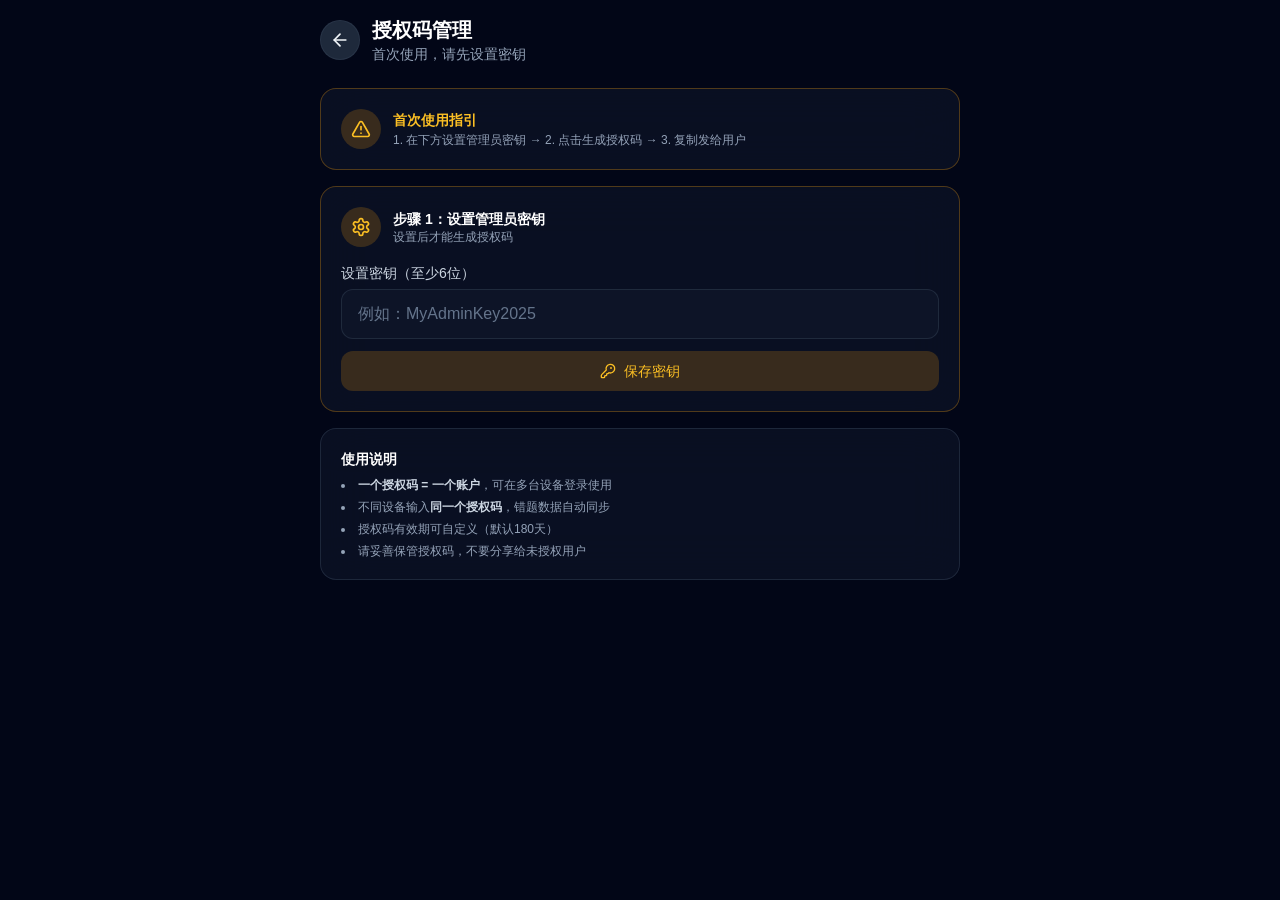
<file: index.html>
<!doctype html>
<html lang="zh-CN">
  <head>
    <meta charset="UTF-8" />
    <link rel="icon" type="image/png" href="./icon-192.png" />
    <meta name="viewport" content="width=device-width, initial-scale=1.0, maximum-scale=1.0, user-scalable=no" />
    <meta name="description" content="SmartMistake 智能错题本 - 基于 AI 的跨平台错题管理应用，拍照识别、智能分析、举一反三，帮你高效提分。" />
    <meta name="keywords" content="错题本,错题管理,学习工具,拍照搜题,AI讲解,艾宾浩斯,复习提醒" />
    <meta name="author" content="SmartMistake" />
    <meta name="theme-color" content="#0f172a" />
    <meta name="apple-mobile-web-app-capable" content="yes" />
    <meta name="apple-mobile-web-app-status-bar-style" content="black-translucent" />
    <meta name="apple-mobile-web-app-title" content="错题本" />
    
    <meta property="og:type" content="website" />
    <meta property="og:title" content="SmartMistake - 智能错题本" />
    <meta property="og:description" content="基于 AI 的跨平台错题管理应用，拍照识别、智能讲解、举一反三，帮你高效提分。" />
    <meta property="og:image" content="./icon-512.png" />
    <meta property="og:url" content="https://alexchu871210.github.io/smartmistake-app/" />
    
    <meta name="twitter:card" content="summary_large_image" />
    <meta name="twitter:title" content="SmartMistake - 智能错题本" />
    <meta name="twitter:description" content="基于 AI 的跨平台错题管理应用，拍照识别、智能讲解、举一反三。" />
    <meta name="twitter:image" content="./icon-512.png" />
    <link rel="manifest" href="./manifest.json" />
    <link rel="apple-touch-icon" href="./icon-192.png" />
    <title>SmartMistake - 智能错题本</title>
    <script type="module" crossorigin src="./assets/index-DWGnUDIn.js"></script>
    <link rel="modulepreload" crossorigin href="./assets/charts-C1EvV752.js">
    <link rel="modulepreload" crossorigin href="./assets/pdf-DlBFes3l.js">
    <link rel="modulepreload" crossorigin href="./assets/supabase-IXkdJ51F.js">
    <link rel="stylesheet" crossorigin href="./assets/index-_9lsJM16.css">
  </head>
  <body>
    <div id="root"></div>
    
    <div id="loading-fallback" style="position:fixed;top:0;left:0;right:0;bottom:0;background:#0f172a;color:#fff;display:flex;align-items:center;justify-content:center;flex-direction:column;gap:16px;font-family:system-ui,sans-serif;z-index:9999;transition:opacity 0.5s;">
      <div style="width:40px;height:40px;border:3px solid #1e293b;border-top-color:#3b82f6;border-radius:50%;animation:spin 1s linear infinite;"></div>
      <p style="margin:0;color:#94a3b8;font-size:14px;">正在加载 SmartMistake...</p>
      <p id="loading-status" style="margin:0;color:#64748b;font-size:12px;max-width:280px;text-align:center;"></p>
      <button id="reload-btn" onclick="location.reload(true)" style="display:none;margin-top:8px;padding:8px 16px;border:1px solid #334155;border-radius:8px;background:#1e293b;color:#fff;font-size:13px;cursor:pointer;">刷新页面</button>
    </div>
    <style>@keyframes spin{to{transform:rotate(360deg);}}</style>
    
    <script>
      (function() {
        const APP_VERSION = 'v0.2.3';
        const savedVersion = localStorage.getItem('sw-version');
        let hasError = false;
        let errorCount = 0;
        const loadingStatus = document.getElementById('loading-status');
        const reloadBtn = document.getElementById('reload-btn');
        
        function setStatus(msg) {
          if (loadingStatus) loadingStatus.textContent = msg;
          console.log('[SmartMistake]', msg);
        }
        
        if (savedVersion && savedVersion !== APP_VERSION) {
          setStatus('检测到新版本，正在更新...');
          localStorage.setItem('sw-version', APP_VERSION);
          if ('serviceWorker' in navigator) {
            navigator.serviceWorker.getRegistrations().then(function(regs) {
              regs.forEach(function(reg) { reg.unregister(); });
            });
          }
          if ('caches' in window) {
            caches.keys().then(function(names) {
              return Promise.all(names.map(function(n) { return caches.delete(n); }));
            }).then(function() {
              window.location.reload(true);
            }).catch(function() {
              window.location.reload(true);
            });
          } else {
            window.location.reload(true);
          }
          return;
        }
        
        if (!savedVersion) {
          localStorage.setItem('sw-version', APP_VERSION);
        }
        
        window.addEventListener('error', function(e) {
          if (e.target && (e.target.tagName === 'SCRIPT' || e.target.tagName === 'LINK')) {
            errorCount++;
            hasError = true;
            setStatus('资源加载失败 (' + errorCount + '): ' + (e.target.src || e.target.href || 'unknown'));
            if (reloadBtn) reloadBtn.style.display = 'block';
            if (errorCount === 1) {
              setTimeout(function() {
                localStorage.removeItem('sw-version');
                if ('caches' in window) {
                  caches.keys().then(function(names) {
                    return Promise.all(names.map(function(n) { return caches.delete(n); }));
                  }).then(function() {
                    window.location.reload(true);
                  }).catch(function() {
                    window.location.reload(true);
                  });
                } else {
                  window.location.reload(true);
                }
              }, 1000);
            }
          }
        }, true);
        
        window.addEventListener('error', function(e) {
          if (!e.target || (e.target.tagName !== 'SCRIPT' && e.target.tagName !== 'LINK')) {
            console.error('JS错误:', e.message, e.filename, e.lineno);
            setStatus('脚本错误: ' + e.message);
            if (reloadBtn) reloadBtn.style.display = 'block';
          }
        });
        
        setTimeout(function() {
          var root = document.getElementById('root');
          if (root && root.children.length === 0 && !hasError) {
            setStatus('加载超时，请检查网络连接或点击刷新');
            if (reloadBtn) reloadBtn.style.display = 'block';
          }
        }, 10000);
        
        function hideLoading() {
          var fallback = document.getElementById('loading-fallback');
          if (fallback) {
            fallback.style.opacity = '0';
            setTimeout(function() { fallback.style.display = 'none'; }, 500);
          }
        }
        
        var checkInterval = setInterval(function() {
          var root = document.getElementById('root');
          if (root && root.children.length > 0) {
            clearInterval(checkInterval);
            hideLoading();
          }
        }, 100);
        
        setTimeout(function() {
          clearInterval(checkInterval);
        }, 30000);
        
        if ('serviceWorker' in navigator) {
          navigator.serviceWorker.addEventListener('message', function(event) {
            if (event.data && event.data.type === 'APP_UPDATED') {
              var newVersion = event.data.version;
              if (newVersion && newVersion !== APP_VERSION) {
                localStorage.setItem('sw-version', newVersion);
                window.location.reload(true);
              }
            }
          });
        }
      })();
    </script>
  </body>
</html>
</file>
<file: assets/index-_9lsJM16.css>
*,:before,:after{--tw-border-spacing-x: 0;--tw-border-spacing-y: 0;--tw-translate-x: 0;--tw-translate-y: 0;--tw-rotate: 0;--tw-skew-x: 0;--tw-skew-y: 0;--tw-scale-x: 1;--tw-scale-y: 1;--tw-pan-x: ;--tw-pan-y: ;--tw-pinch-zoom: ;--tw-scroll-snap-strictness: proximity;--tw-gradient-from-position: ;--tw-gradient-via-position: ;--tw-gradient-to-position: ;--tw-ordinal: ;--tw-slashed-zero: ;--tw-numeric-figure: ;--tw-numeric-spacing: ;--tw-numeric-fraction: ;--tw-ring-inset: ;--tw-ring-offset-width: 0px;--tw-ring-offset-color: #fff;--tw-ring-color: rgb(59 130 246 / .5);--tw-ring-offset-shadow: 0 0 #0000;--tw-ring-shadow: 0 0 #0000;--tw-shadow: 0 0 #0000;--tw-shadow-colored: 0 0 #0000;--tw-blur: ;--tw-brightness: ;--tw-contrast: ;--tw-grayscale: ;--tw-hue-rotate: ;--tw-invert: ;--tw-saturate: ;--tw-sepia: ;--tw-drop-shadow: ;--tw-backdrop-blur: ;--tw-backdrop-brightness: ;--tw-backdrop-contrast: ;--tw-backdrop-grayscale: ;--tw-backdrop-hue-rotate: ;--tw-backdrop-invert: ;--tw-backdrop-opacity: ;--tw-backdrop-saturate: ;--tw-backdrop-sepia: ;--tw-contain-size: ;--tw-contain-layout: ;--tw-contain-paint: ;--tw-contain-style: }::backdrop{--tw-border-spacing-x: 0;--tw-border-spacing-y: 0;--tw-translate-x: 0;--tw-translate-y: 0;--tw-rotate: 0;--tw-skew-x: 0;--tw-skew-y: 0;--tw-scale-x: 1;--tw-scale-y: 1;--tw-pan-x: ;--tw-pan-y: ;--tw-pinch-zoom: ;--tw-scroll-snap-strictness: proximity;--tw-gradient-from-position: ;--tw-gradient-via-position: ;--tw-gradient-to-position: ;--tw-ordinal: ;--tw-slashed-zero: ;--tw-numeric-figure: ;--tw-numeric-spacing: ;--tw-numeric-fraction: ;--tw-ring-inset: ;--tw-ring-offset-width: 0px;--tw-ring-offset-color: #fff;--tw-ring-color: rgb(59 130 246 / .5);--tw-ring-offset-shadow: 0 0 #0000;--tw-ring-shadow: 0 0 #0000;--tw-shadow: 0 0 #0000;--tw-shadow-colored: 0 0 #0000;--tw-blur: ;--tw-brightness: ;--tw-contrast: ;--tw-grayscale: ;--tw-hue-rotate: ;--tw-invert: ;--tw-saturate: ;--tw-sepia: ;--tw-drop-shadow: ;--tw-backdrop-blur: ;--tw-backdrop-brightness: ;--tw-backdrop-contrast: ;--tw-backdrop-grayscale: ;--tw-backdrop-hue-rotate: ;--tw-backdrop-invert: ;--tw-backdrop-opacity: ;--tw-backdrop-saturate: ;--tw-backdrop-sepia: ;--tw-contain-size: ;--tw-contain-layout: ;--tw-contain-paint: ;--tw-contain-style: }*,:before,:after{box-sizing:border-box;border-width:0;border-style:solid;border-color:#e5e7eb}:before,:after{--tw-content: ""}html,:host{line-height:1.5;-webkit-text-size-adjust:100%;-moz-tab-size:4;-o-tab-size:4;tab-size:4;font-family:ui-sans-serif,system-ui,sans-serif,"Apple Color Emoji","Segoe UI Emoji",Segoe UI Symbol,"Noto Color Emoji";font-feature-settings:normal;font-variation-settings:normal;-webkit-tap-highlight-color:transparent}body{margin:0;line-height:inherit}hr{height:0;color:inherit;border-top-width:1px}abbr:where([title]){-webkit-text-decoration:underline dotted;text-decoration:underline dotted}h1,h2,h3,h4,h5,h6{font-size:inherit;font-weight:inherit}a{color:inherit;text-decoration:inherit}b,strong{font-weight:bolder}code,kbd,samp,pre{font-family:ui-monospace,SFMono-Regular,Menlo,Monaco,Consolas,Liberation Mono,Courier New,monospace;font-feature-settings:normal;font-variation-settings:normal;font-size:1em}small{font-size:80%}sub,sup{font-size:75%;line-height:0;position:relative;vertical-align:baseline}sub{bottom:-.25em}sup{top:-.5em}table{text-indent:0;border-color:inherit;border-collapse:collapse}button,input,optgroup,select,textarea{font-family:inherit;font-feature-settings:inherit;font-variation-settings:inherit;font-size:100%;font-weight:inherit;line-height:inherit;letter-spacing:inherit;color:inherit;margin:0;padding:0}button,select{text-transform:none}button,input:where([type=button]),input:where([type=reset]),input:where([type=submit]){-webkit-appearance:button;background-color:transparent;background-image:none}:-moz-focusring{outline:auto}:-moz-ui-invalid{box-shadow:none}progress{vertical-align:baseline}::-webkit-inner-spin-button,::-webkit-outer-spin-button{height:auto}[type=search]{-webkit-appearance:textfield;outline-offset:-2px}::-webkit-search-decoration{-webkit-appearance:none}::-webkit-file-upload-button{-webkit-appearance:button;font:inherit}summary{display:list-item}blockquote,dl,dd,h1,h2,h3,h4,h5,h6,hr,figure,p,pre{margin:0}fieldset{margin:0;padding:0}legend{padding:0}ol,ul,menu{list-style:none;margin:0;padding:0}dialog{padding:0}textarea{resize:vertical}input::-moz-placeholder,textarea::-moz-placeholder{opacity:1;color:#9ca3af}input::placeholder,textarea::placeholder{opacity:1;color:#9ca3af}button,[role=button]{cursor:pointer}:disabled{cursor:default}img,svg,video,canvas,audio,iframe,embed,object{display:block;vertical-align:middle}img,video{max-width:100%;height:auto}[hidden]:where(:not([hidden=until-found])){display:none}body{--tw-bg-opacity: 1;background-color:rgb(2 6 23 / var(--tw-bg-opacity, 1));--tw-text-opacity: 1;color:rgb(241 245 249 / var(--tw-text-opacity, 1));font-family:-apple-system,BlinkMacSystemFont,Segoe UI,Roboto,Helvetica Neue,Arial,sans-serif;-webkit-font-smoothing:antialiased;-moz-osx-font-smoothing:grayscale;overflow-x:hidden}#root{min-height:100vh}.\!container{width:100%!important}.container{width:100%}@media(min-width:640px){.\!container{max-width:640px!important}.container{max-width:640px}}@media(min-width:768px){.\!container{max-width:768px!important}.container{max-width:768px}}@media(min-width:1024px){.\!container{max-width:1024px!important}.container{max-width:1024px}}@media(min-width:1280px){.\!container{max-width:1280px!important}.container{max-width:1280px}}@media(min-width:1536px){.\!container{max-width:1536px!important}.container{max-width:1536px}}.glass-card{border-radius:1rem;border-width:1px;border-color:#33415580;background-color:#0f172a99;--tw-backdrop-blur: blur(24px);-webkit-backdrop-filter:var(--tw-backdrop-blur) var(--tw-backdrop-brightness) var(--tw-backdrop-contrast) var(--tw-backdrop-grayscale) var(--tw-backdrop-hue-rotate) var(--tw-backdrop-invert) var(--tw-backdrop-opacity) var(--tw-backdrop-saturate) var(--tw-backdrop-sepia);backdrop-filter:var(--tw-backdrop-blur) var(--tw-backdrop-brightness) var(--tw-backdrop-contrast) var(--tw-backdrop-grayscale) var(--tw-backdrop-hue-rotate) var(--tw-backdrop-invert) var(--tw-backdrop-opacity) var(--tw-backdrop-saturate) var(--tw-backdrop-sepia)}.glass-card-hover{border-radius:1rem;border-width:1px;border-color:#33415580;background-color:#0f172a99;--tw-backdrop-blur: blur(24px);-webkit-backdrop-filter:var(--tw-backdrop-blur) var(--tw-backdrop-brightness) var(--tw-backdrop-contrast) var(--tw-backdrop-grayscale) var(--tw-backdrop-hue-rotate) var(--tw-backdrop-invert) var(--tw-backdrop-opacity) var(--tw-backdrop-saturate) var(--tw-backdrop-sepia);backdrop-filter:var(--tw-backdrop-blur) var(--tw-backdrop-brightness) var(--tw-backdrop-contrast) var(--tw-backdrop-grayscale) var(--tw-backdrop-hue-rotate) var(--tw-backdrop-invert) var(--tw-backdrop-opacity) var(--tw-backdrop-saturate) var(--tw-backdrop-sepia);transition-property:all;transition-timing-function:cubic-bezier(.4,0,.2,1);transition-duration:.3s}.glass-card-hover:hover{border-color:#47556980;background-color:#1e293bb3;--tw-shadow: 0 10px 15px -3px rgb(0 0 0 / .1), 0 4px 6px -4px rgb(0 0 0 / .1);--tw-shadow-colored: 0 10px 15px -3px var(--tw-shadow-color), 0 4px 6px -4px var(--tw-shadow-color);box-shadow:var(--tw-ring-offset-shadow, 0 0 #0000),var(--tw-ring-shadow, 0 0 #0000),var(--tw-shadow);--tw-shadow-color: rgb(15 23 42 / .2);--tw-shadow: var(--tw-shadow-colored)}.btn-primary{display:flex;align-items:center;justify-content:center;gap:.5rem;border-radius:.75rem;--tw-bg-opacity: 1;background-color:rgb(37 99 235 / var(--tw-bg-opacity, 1));padding:.625rem 1rem;font-weight:500;--tw-text-opacity: 1;color:rgb(255 255 255 / var(--tw-text-opacity, 1));transition-property:all;transition-timing-function:cubic-bezier(.4,0,.2,1);transition-duration:.2s}.btn-primary:hover{--tw-bg-opacity: 1;background-color:rgb(59 130 246 / var(--tw-bg-opacity, 1))}.btn-primary:active{--tw-bg-opacity: 1;background-color:rgb(29 78 216 / var(--tw-bg-opacity, 1))}.btn-secondary{display:flex;align-items:center;justify-content:center;gap:.5rem;border-radius:.75rem;border-width:1px;border-color:#33415580;--tw-bg-opacity: 1;background-color:rgb(30 41 59 / var(--tw-bg-opacity, 1));padding:.625rem 1rem;font-weight:500;--tw-text-opacity: 1;color:rgb(241 245 249 / var(--tw-text-opacity, 1));transition-property:all;transition-timing-function:cubic-bezier(.4,0,.2,1);transition-duration:.2s}.btn-secondary:hover{--tw-bg-opacity: 1;background-color:rgb(51 65 85 / var(--tw-bg-opacity, 1))}.btn-secondary:active{--tw-bg-opacity: 1;background-color:rgb(15 23 42 / var(--tw-bg-opacity, 1))}.input-field{width:100%;border-radius:.75rem;border-width:1px;border-color:#33415580;background-color:#0f172acc;padding:.75rem 1rem;--tw-text-opacity: 1;color:rgb(241 245 249 / var(--tw-text-opacity, 1))}.input-field::-moz-placeholder{--tw-placeholder-opacity: 1;color:rgb(100 116 139 / var(--tw-placeholder-opacity, 1))}.input-field::placeholder{--tw-placeholder-opacity: 1;color:rgb(100 116 139 / var(--tw-placeholder-opacity, 1))}.input-field{transition-property:all;transition-timing-function:cubic-bezier(.4,0,.2,1);transition-duration:.15s}.input-field:focus{border-color:#3b82f680;outline:2px solid transparent;outline-offset:2px;--tw-ring-offset-shadow: var(--tw-ring-inset) 0 0 0 var(--tw-ring-offset-width) var(--tw-ring-offset-color);--tw-ring-shadow: var(--tw-ring-inset) 0 0 0 calc(2px + var(--tw-ring-offset-width)) var(--tw-ring-color);box-shadow:var(--tw-ring-offset-shadow),var(--tw-ring-shadow),var(--tw-shadow, 0 0 #0000);--tw-ring-color: rgb(59 130 246 / .5)}.tag{border-radius:.5rem;padding:.25rem .625rem;font-size:.75rem;line-height:1rem;font-weight:500}.page-container{margin-left:auto;margin-right:auto;max-width:42rem;padding:1rem 1rem 6rem}.section-title{margin-bottom:.75rem;font-size:1.125rem;line-height:1.75rem;font-weight:600;--tw-text-opacity: 1;color:rgb(241 245 249 / var(--tw-text-opacity, 1))}.empty-state{display:flex;flex-direction:column;align-items:center;justify-content:center;padding-top:4rem;padding-bottom:4rem;--tw-text-opacity: 1;color:rgb(100 116 139 / var(--tw-text-opacity, 1))}.static{position:static}.fixed{position:fixed}.absolute{position:absolute}.relative{position:relative}.sticky{position:sticky}.inset-0{top:0;right:0;bottom:0;left:0}.-top-12{top:-3rem}.bottom-0{bottom:0}.bottom-1{bottom:.25rem}.bottom-2{bottom:.5rem}.bottom-24{bottom:6rem}.left-0{left:0}.left-3{left:.75rem}.right-0{right:0}.right-2{right:.5rem}.right-3{right:.75rem}.right-4{right:1rem}.top-0{top:0}.top-1\/2{top:50%}.top-2{top:.5rem}.top-full{top:100%}.z-10{z-index:10}.z-20{z-index:20}.z-30{z-index:30}.z-40{z-index:40}.z-50{z-index:50}.z-\[60\]{z-index:60}.z-\[70\]{z-index:70}.col-span-2{grid-column:span 2 / span 2}.mx-4{margin-left:1rem;margin-right:1rem}.mx-auto{margin-left:auto;margin-right:auto}.-ml-2{margin-left:-.5rem}.mb-1{margin-bottom:.25rem}.mb-1\.5{margin-bottom:.375rem}.mb-2{margin-bottom:.5rem}.mb-3{margin-bottom:.75rem}.mb-4{margin-bottom:1rem}.mb-5{margin-bottom:1.25rem}.mb-6{margin-bottom:1.5rem}.mb-8{margin-bottom:2rem}.ml-0\.5{margin-left:.125rem}.ml-2{margin-left:.5rem}.ml-auto{margin-left:auto}.mr-0\.5{margin-right:.125rem}.mr-1{margin-right:.25rem}.mt-0\.5{margin-top:.125rem}.mt-1{margin-top:.25rem}.mt-1\.5{margin-top:.375rem}.mt-2{margin-top:.5rem}.mt-3{margin-top:.75rem}.mt-4{margin-top:1rem}.mt-6{margin-top:1.5rem}.line-clamp-2{overflow:hidden;display:-webkit-box;-webkit-box-orient:vertical;-webkit-line-clamp:2}.block{display:block}.inline{display:inline}.flex{display:flex}.inline-flex{display:inline-flex}.grid{display:grid}.hidden{display:none}.aspect-square{aspect-ratio:1 / 1}.h-0\.5{height:.125rem}.h-1{height:.25rem}.h-1\.5{height:.375rem}.h-10{height:2.5rem}.h-12{height:3rem}.h-16{height:4rem}.h-2{height:.5rem}.h-2\.5{height:.625rem}.h-20{height:5rem}.h-24{height:6rem}.h-3{height:.75rem}.h-32{height:8rem}.h-4{height:1rem}.h-48{height:12rem}.h-5{height:1.25rem}.h-6{height:1.5rem}.h-64{height:16rem}.h-7{height:1.75rem}.h-8{height:2rem}.h-9{height:2.25rem}.h-full{height:100%}.max-h-40{max-height:10rem}.max-h-48{max-height:12rem}.max-h-64{max-height:16rem}.max-h-\[200px\]{max-height:200px}.max-h-\[80vh\]{max-height:80vh}.max-h-\[85vh\]{max-height:85vh}.max-h-\[90vh\]{max-height:90vh}.min-h-\[100px\]{min-height:100px}.min-h-\[120px\]{min-height:120px}.min-h-\[80px\]{min-height:80px}.min-h-screen{min-height:100vh}.w-10{width:2.5rem}.w-12{width:3rem}.w-16{width:4rem}.w-2{width:.5rem}.w-2\.5{width:.625rem}.w-20{width:5rem}.w-24{width:6rem}.w-3{width:.75rem}.w-4{width:1rem}.w-5{width:1.25rem}.w-6{width:1.5rem}.w-7{width:1.75rem}.w-8{width:2rem}.w-9{width:2.25rem}.w-full{width:100%}.min-w-0{min-width:0px}.min-w-\[100px\]{min-width:100px}.max-w-2xl{max-width:42rem}.max-w-3xl{max-width:48rem}.max-w-5xl{max-width:64rem}.max-w-full{max-width:100%}.max-w-lg{max-width:32rem}.max-w-md{max-width:28rem}.max-w-none{max-width:none}.max-w-sm{max-width:24rem}.max-w-xs{max-width:20rem}.flex-1{flex:1 1 0%}.flex-\[2\]{flex:2}.flex-shrink-0,.shrink-0{flex-shrink:0}.-translate-y-1\/2{--tw-translate-y: -50%;transform:translate(var(--tw-translate-x),var(--tw-translate-y)) rotate(var(--tw-rotate)) skew(var(--tw-skew-x)) skewY(var(--tw-skew-y)) scaleX(var(--tw-scale-x)) scaleY(var(--tw-scale-y))}.translate-y-0{--tw-translate-y: 0px;transform:translate(var(--tw-translate-x),var(--tw-translate-y)) rotate(var(--tw-rotate)) skew(var(--tw-skew-x)) skewY(var(--tw-skew-y)) scaleX(var(--tw-scale-x)) scaleY(var(--tw-scale-y))}.translate-y-2{--tw-translate-y: .5rem;transform:translate(var(--tw-translate-x),var(--tw-translate-y)) rotate(var(--tw-rotate)) skew(var(--tw-skew-x)) skewY(var(--tw-skew-y)) scaleX(var(--tw-scale-x)) scaleY(var(--tw-scale-y))}.rotate-90{--tw-rotate: 90deg;transform:translate(var(--tw-translate-x),var(--tw-translate-y)) rotate(var(--tw-rotate)) skew(var(--tw-skew-x)) skewY(var(--tw-skew-y)) scaleX(var(--tw-scale-x)) scaleY(var(--tw-scale-y))}.scale-100{--tw-scale-x: 1;--tw-scale-y: 1;transform:translate(var(--tw-translate-x),var(--tw-translate-y)) rotate(var(--tw-rotate)) skew(var(--tw-skew-x)) skewY(var(--tw-skew-y)) scaleX(var(--tw-scale-x)) scaleY(var(--tw-scale-y))}.scale-90{--tw-scale-x: .9;--tw-scale-y: .9;transform:translate(var(--tw-translate-x),var(--tw-translate-y)) rotate(var(--tw-rotate)) skew(var(--tw-skew-x)) skewY(var(--tw-skew-y)) scaleX(var(--tw-scale-x)) scaleY(var(--tw-scale-y))}@keyframes pulse{50%{opacity:.5}}.animate-pulse{animation:pulse 2s cubic-bezier(.4,0,.6,1) infinite}@keyframes spin{to{transform:rotate(360deg)}}.animate-spin{animation:spin 1s linear infinite}.cursor-not-allowed{cursor:not-allowed}.cursor-pointer{cursor:pointer}.touch-none{touch-action:none}.resize-none{resize:none}.list-inside{list-style-position:inside}.list-disc{list-style-type:disc}.appearance-none{-webkit-appearance:none;-moz-appearance:none;appearance:none}.grid-cols-2{grid-template-columns:repeat(2,minmax(0,1fr))}.grid-cols-3{grid-template-columns:repeat(3,minmax(0,1fr))}.grid-cols-7{grid-template-columns:repeat(7,minmax(0,1fr))}.flex-col{flex-direction:column}.flex-wrap{flex-wrap:wrap}.items-start{align-items:flex-start}.items-center{align-items:center}.justify-center{justify-content:center}.justify-between{justify-content:space-between}.justify-around{justify-content:space-around}.gap-0\.5{gap:.125rem}.gap-1{gap:.25rem}.gap-1\.5{gap:.375rem}.gap-2{gap:.5rem}.gap-3{gap:.75rem}.gap-4{gap:1rem}.space-y-1>:not([hidden])~:not([hidden]){--tw-space-y-reverse: 0;margin-top:calc(.25rem * calc(1 - var(--tw-space-y-reverse)));margin-bottom:calc(.25rem * var(--tw-space-y-reverse))}.space-y-1\.5>:not([hidden])~:not([hidden]){--tw-space-y-reverse: 0;margin-top:calc(.375rem * calc(1 - var(--tw-space-y-reverse)));margin-bottom:calc(.375rem * var(--tw-space-y-reverse))}.space-y-2>:not([hidden])~:not([hidden]){--tw-space-y-reverse: 0;margin-top:calc(.5rem * calc(1 - var(--tw-space-y-reverse)));margin-bottom:calc(.5rem * var(--tw-space-y-reverse))}.space-y-3>:not([hidden])~:not([hidden]){--tw-space-y-reverse: 0;margin-top:calc(.75rem * calc(1 - var(--tw-space-y-reverse)));margin-bottom:calc(.75rem * var(--tw-space-y-reverse))}.space-y-4>:not([hidden])~:not([hidden]){--tw-space-y-reverse: 0;margin-top:calc(1rem * calc(1 - var(--tw-space-y-reverse)));margin-bottom:calc(1rem * var(--tw-space-y-reverse))}.space-y-5>:not([hidden])~:not([hidden]){--tw-space-y-reverse: 0;margin-top:calc(1.25rem * calc(1 - var(--tw-space-y-reverse)));margin-bottom:calc(1.25rem * var(--tw-space-y-reverse))}.space-y-6>:not([hidden])~:not([hidden]){--tw-space-y-reverse: 0;margin-top:calc(1.5rem * calc(1 - var(--tw-space-y-reverse)));margin-bottom:calc(1.5rem * var(--tw-space-y-reverse))}.divide-y>:not([hidden])~:not([hidden]){--tw-divide-y-reverse: 0;border-top-width:calc(1px * calc(1 - var(--tw-divide-y-reverse)));border-bottom-width:calc(1px * var(--tw-divide-y-reverse))}.divide-slate-700\/30>:not([hidden])~:not([hidden]){border-color:#3341554d}.overflow-hidden{overflow:hidden}.overflow-x-auto{overflow-x:auto}.overflow-y-auto{overflow-y:auto}.truncate{overflow:hidden;text-overflow:ellipsis;white-space:nowrap}.whitespace-nowrap{white-space:nowrap}.whitespace-pre-line{white-space:pre-line}.whitespace-pre-wrap{white-space:pre-wrap}.break-all{word-break:break-all}.rounded{border-radius:.25rem}.rounded-2xl{border-radius:1rem}.rounded-full{border-radius:9999px}.rounded-lg{border-radius:.5rem}.rounded-md{border-radius:.375rem}.rounded-xl{border-radius:.75rem}.rounded-b-2xl{border-bottom-right-radius:1rem;border-bottom-left-radius:1rem}.rounded-b-none{border-bottom-right-radius:0;border-bottom-left-radius:0}.rounded-t-2xl{border-top-left-radius:1rem;border-top-right-radius:1rem}.border{border-width:1px}.border-2{border-width:2px}.border-b{border-bottom-width:1px}.border-t{border-top-width:1px}.border-dashed{border-style:dashed}.border-amber-500\/20{border-color:#f59e0b33}.border-amber-500\/30{border-color:#f59e0b4d}.border-amber-500\/50{border-color:#f59e0b80}.border-blue-500\/20{border-color:#3b82f633}.border-blue-500\/50{border-color:#3b82f680}.border-current{border-color:currentColor}.border-emerald-500\/20{border-color:#10b98133}.border-emerald-500\/30{border-color:#10b9814d}.border-orange-500\/50{border-color:#f9731680}.border-primary-300{--tw-border-opacity: 1;border-color:rgb(147 197 253 / var(--tw-border-opacity, 1))}.border-primary-500{--tw-border-opacity: 1;border-color:rgb(59 130 246 / var(--tw-border-opacity, 1))}.border-primary-500\/20{border-color:#3b82f633}.border-primary-500\/30{border-color:#3b82f64d}.border-primary-500\/50{border-color:#3b82f680}.border-red-500\/20{border-color:#ef444433}.border-red-500\/50{border-color:#ef444480}.border-rose-500\/20{border-color:#f43f5e33}.border-rose-500\/30{border-color:#f43f5e4d}.border-rose-500\/50{border-color:#f43f5e80}.border-slate-500\/50{border-color:#64748b80}.border-slate-600{--tw-border-opacity: 1;border-color:rgb(71 85 105 / var(--tw-border-opacity, 1))}.border-slate-700{--tw-border-opacity: 1;border-color:rgb(51 65 85 / var(--tw-border-opacity, 1))}.border-slate-700\/30{border-color:#3341554d}.border-slate-700\/50{border-color:#33415580}.border-slate-800{--tw-border-opacity: 1;border-color:rgb(30 41 59 / var(--tw-border-opacity, 1))}.border-slate-800\/50{border-color:#1e293b80}.border-transparent{border-color:transparent}.border-white{--tw-border-opacity: 1;border-color:rgb(255 255 255 / var(--tw-border-opacity, 1))}.border-t-transparent{border-top-color:transparent}.bg-amber-500{--tw-bg-opacity: 1;background-color:rgb(245 158 11 / var(--tw-bg-opacity, 1))}.bg-amber-500\/10{background-color:#f59e0b1a}.bg-amber-500\/20{background-color:#f59e0b33}.bg-amber-500\/5{background-color:#f59e0b0d}.bg-black{--tw-bg-opacity: 1;background-color:rgb(0 0 0 / var(--tw-bg-opacity, 1))}.bg-black\/50{background-color:#00000080}.bg-black\/60{background-color:#0009}.bg-black\/70{background-color:#000000b3}.bg-blue-500{--tw-bg-opacity: 1;background-color:rgb(59 130 246 / var(--tw-bg-opacity, 1))}.bg-blue-500\/10{background-color:#3b82f61a}.bg-blue-500\/20{background-color:#3b82f633}.bg-emerald-400{--tw-bg-opacity: 1;background-color:rgb(52 211 153 / var(--tw-bg-opacity, 1))}.bg-emerald-500{--tw-bg-opacity: 1;background-color:rgb(16 185 129 / var(--tw-bg-opacity, 1))}.bg-emerald-500\/10{background-color:#10b9811a}.bg-emerald-500\/20{background-color:#10b98133}.bg-emerald-500\/40{background-color:#10b98166}.bg-emerald-500\/5{background-color:#10b9810d}.bg-indigo-500\/20{background-color:#6366f133}.bg-orange-500\/20{background-color:#f9731633}.bg-primary-500{--tw-bg-opacity: 1;background-color:rgb(59 130 246 / var(--tw-bg-opacity, 1))}.bg-primary-500\/10{background-color:#3b82f61a}.bg-primary-500\/15{background-color:#3b82f626}.bg-primary-500\/20{background-color:#3b82f633}.bg-primary-500\/30{background-color:#3b82f64d}.bg-primary-500\/40{background-color:#3b82f666}.bg-primary-500\/50{background-color:#3b82f680}.bg-purple-500\/20{background-color:#a855f733}.bg-red-500\/10{background-color:#ef44441a}.bg-red-500\/20{background-color:#ef444433}.bg-rose-400{--tw-bg-opacity: 1;background-color:rgb(251 113 133 / var(--tw-bg-opacity, 1))}.bg-rose-500{--tw-bg-opacity: 1;background-color:rgb(244 63 94 / var(--tw-bg-opacity, 1))}.bg-rose-500\/10{background-color:#f43f5e1a}.bg-rose-500\/20{background-color:#f43f5e33}.bg-rose-500\/5{background-color:#f43f5e0d}.bg-rose-500\/80{background-color:#f43f5ecc}.bg-slate-500{--tw-bg-opacity: 1;background-color:rgb(100 116 139 / var(--tw-bg-opacity, 1))}.bg-slate-500\/20{background-color:#64748b33}.bg-slate-600{--tw-bg-opacity: 1;background-color:rgb(71 85 105 / var(--tw-bg-opacity, 1))}.bg-slate-700{--tw-bg-opacity: 1;background-color:rgb(51 65 85 / var(--tw-bg-opacity, 1))}.bg-slate-700\/30{background-color:#3341554d}.bg-slate-700\/50{background-color:#33415580}.bg-slate-700\/60{background-color:#33415599}.bg-slate-800{--tw-bg-opacity: 1;background-color:rgb(30 41 59 / var(--tw-bg-opacity, 1))}.bg-slate-800\/20{background-color:#1e293b33}.bg-slate-800\/30{background-color:#1e293b4d}.bg-slate-800\/50{background-color:#1e293b80}.bg-slate-800\/80{background-color:#1e293bcc}.bg-slate-800\/95{background-color:#1e293bf2}.bg-slate-900{--tw-bg-opacity: 1;background-color:rgb(15 23 42 / var(--tw-bg-opacity, 1))}.bg-slate-900\/30{background-color:#0f172a4d}.bg-slate-900\/50{background-color:#0f172a80}.bg-slate-900\/80{background-color:#0f172acc}.bg-slate-950{--tw-bg-opacity: 1;background-color:rgb(2 6 23 / var(--tw-bg-opacity, 1))}.bg-slate-950\/90{background-color:#020617e6}.bg-teal-500\/20{background-color:#14b8a633}.bg-transparent{background-color:transparent}.bg-opacity-10{--tw-bg-opacity: .1}.bg-opacity-15{--tw-bg-opacity: .15}.bg-opacity-20{--tw-bg-opacity: .2}.bg-gradient-to-br{background-image:linear-gradient(to bottom right,var(--tw-gradient-stops))}.bg-gradient-to-r{background-image:linear-gradient(to right,var(--tw-gradient-stops))}.from-amber-500\/10{--tw-gradient-from: rgb(245 158 11 / .1) var(--tw-gradient-from-position);--tw-gradient-to: rgb(245 158 11 / 0) var(--tw-gradient-to-position);--tw-gradient-stops: var(--tw-gradient-from), var(--tw-gradient-to)}.from-primary-500{--tw-gradient-from: #3b82f6 var(--tw-gradient-from-position);--tw-gradient-to: rgb(59 130 246 / 0) var(--tw-gradient-to-position);--tw-gradient-stops: var(--tw-gradient-from), var(--tw-gradient-to)}.from-rose-500{--tw-gradient-from: #f43f5e var(--tw-gradient-from-position);--tw-gradient-to: rgb(244 63 94 / 0) var(--tw-gradient-to-position);--tw-gradient-stops: var(--tw-gradient-from), var(--tw-gradient-to)}.from-slate-600{--tw-gradient-from: #475569 var(--tw-gradient-from-position);--tw-gradient-to: rgb(71 85 105 / 0) var(--tw-gradient-to-position);--tw-gradient-stops: var(--tw-gradient-from), var(--tw-gradient-to)}.from-slate-900{--tw-gradient-from: #0f172a var(--tw-gradient-from-position);--tw-gradient-to: rgb(15 23 42 / 0) var(--tw-gradient-to-position);--tw-gradient-stops: var(--tw-gradient-from), var(--tw-gradient-to)}.to-orange-500{--tw-gradient-to: #f97316 var(--tw-gradient-to-position)}.to-orange-500\/10{--tw-gradient-to: rgb(249 115 22 / .1) var(--tw-gradient-to-position)}.to-primary-400{--tw-gradient-to: #60a5fa var(--tw-gradient-to-position)}.to-primary-600{--tw-gradient-to: #2563eb var(--tw-gradient-to-position)}.to-primary-700{--tw-gradient-to: #1d4ed8 var(--tw-gradient-to-position)}.to-slate-700{--tw-gradient-to: #334155 var(--tw-gradient-to-position)}.to-slate-800{--tw-gradient-to: #1e293b var(--tw-gradient-to-position)}.fill-amber-300{fill:#fcd34d}.fill-amber-400{fill:#fbbf24}.object-contain{-o-object-fit:contain;object-fit:contain}.object-cover{-o-object-fit:cover;object-fit:cover}.p-0{padding:0}.p-1{padding:.25rem}.p-1\.5{padding:.375rem}.p-12{padding:3rem}.p-2{padding:.5rem}.p-2\.5{padding:.625rem}.p-3{padding:.75rem}.p-4{padding:1rem}.p-5{padding:1.25rem}.p-6{padding:1.5rem}.p-8{padding:2rem}.px-1{padding-left:.25rem;padding-right:.25rem}.px-1\.5{padding-left:.375rem;padding-right:.375rem}.px-2{padding-left:.5rem;padding-right:.5rem}.px-2\.5{padding-left:.625rem;padding-right:.625rem}.px-3{padding-left:.75rem;padding-right:.75rem}.px-3\.5{padding-left:.875rem;padding-right:.875rem}.px-4{padding-left:1rem;padding-right:1rem}.px-6{padding-left:1.5rem;padding-right:1.5rem}.py-0\.5{padding-top:.125rem;padding-bottom:.125rem}.py-1{padding-top:.25rem;padding-bottom:.25rem}.py-1\.5{padding-top:.375rem;padding-bottom:.375rem}.py-12{padding-top:3rem;padding-bottom:3rem}.py-16{padding-top:4rem;padding-bottom:4rem}.py-2{padding-top:.5rem;padding-bottom:.5rem}.py-2\.5{padding-top:.625rem;padding-bottom:.625rem}.py-3{padding-top:.75rem;padding-bottom:.75rem}.py-4{padding-top:1rem;padding-bottom:1rem}.py-5{padding-top:1.25rem;padding-bottom:1.25rem}.py-6{padding-top:1.5rem;padding-bottom:1.5rem}.py-8{padding-top:2rem;padding-bottom:2rem}.pb-2{padding-bottom:.5rem}.pb-4{padding-bottom:1rem}.pb-8{padding-bottom:2rem}.pl-10{padding-left:2.5rem}.pl-11{padding-left:2.75rem}.pl-4{padding-left:1rem}.pl-9{padding-left:2.25rem}.pr-20{padding-right:5rem}.pr-4{padding-right:1rem}.pt-1{padding-top:.25rem}.pt-3{padding-top:.75rem}.pt-4{padding-top:1rem}.text-left{text-align:left}.text-center{text-align:center}.text-right{text-align:right}.font-mono{font-family:ui-monospace,SFMono-Regular,Menlo,Monaco,Consolas,Liberation Mono,Courier New,monospace}.text-2xl{font-size:1.5rem;line-height:2rem}.text-3xl{font-size:1.875rem;line-height:2.25rem}.text-\[10px\]{font-size:10px}.text-\[8px\]{font-size:8px}.text-base{font-size:1rem;line-height:1.5rem}.text-lg{font-size:1.125rem;line-height:1.75rem}.text-sm{font-size:.875rem;line-height:1.25rem}.text-xl{font-size:1.25rem;line-height:1.75rem}.text-xs{font-size:.75rem;line-height:1rem}.font-bold{font-weight:700}.font-medium{font-weight:500}.font-normal{font-weight:400}.font-semibold{font-weight:600}.uppercase{text-transform:uppercase}.italic{font-style:italic}.leading-relaxed{line-height:1.625}.tracking-wider{letter-spacing:.05em}.tracking-widest{letter-spacing:.1em}.text-amber-300{--tw-text-opacity: 1;color:rgb(252 211 77 / var(--tw-text-opacity, 1))}.text-amber-400{--tw-text-opacity: 1;color:rgb(251 191 36 / var(--tw-text-opacity, 1))}.text-amber-400\/60{color:#fbbf2499}.text-amber-400\/70{color:#fbbf24b3}.text-amber-400\/80{color:#fbbf24cc}.text-amber-500{--tw-text-opacity: 1;color:rgb(245 158 11 / var(--tw-text-opacity, 1))}.text-blue-300{--tw-text-opacity: 1;color:rgb(147 197 253 / var(--tw-text-opacity, 1))}.text-blue-400{--tw-text-opacity: 1;color:rgb(96 165 250 / var(--tw-text-opacity, 1))}.text-emerald-300{--tw-text-opacity: 1;color:rgb(110 231 183 / var(--tw-text-opacity, 1))}.text-emerald-400{--tw-text-opacity: 1;color:rgb(52 211 153 / var(--tw-text-opacity, 1))}.text-emerald-400\/50{color:#34d39980}.text-emerald-400\/70{color:#34d399b3}.text-indigo-400{--tw-text-opacity: 1;color:rgb(129 140 248 / var(--tw-text-opacity, 1))}.text-orange-300{--tw-text-opacity: 1;color:rgb(253 186 116 / var(--tw-text-opacity, 1))}.text-primary-300{--tw-text-opacity: 1;color:rgb(147 197 253 / var(--tw-text-opacity, 1))}.text-primary-400{--tw-text-opacity: 1;color:rgb(96 165 250 / var(--tw-text-opacity, 1))}.text-primary-500{--tw-text-opacity: 1;color:rgb(59 130 246 / var(--tw-text-opacity, 1))}.text-purple-400{--tw-text-opacity: 1;color:rgb(192 132 252 / var(--tw-text-opacity, 1))}.text-red-300{--tw-text-opacity: 1;color:rgb(252 165 165 / var(--tw-text-opacity, 1))}.text-red-400{--tw-text-opacity: 1;color:rgb(248 113 113 / var(--tw-text-opacity, 1))}.text-red-400\/50{color:#f8717180}.text-red-400\/70{color:#f87171b3}.text-rose-300{--tw-text-opacity: 1;color:rgb(253 164 175 / var(--tw-text-opacity, 1))}.text-rose-400{--tw-text-opacity: 1;color:rgb(251 113 133 / var(--tw-text-opacity, 1))}.text-slate-200{--tw-text-opacity: 1;color:rgb(226 232 240 / var(--tw-text-opacity, 1))}.text-slate-300{--tw-text-opacity: 1;color:rgb(203 213 225 / var(--tw-text-opacity, 1))}.text-slate-400{--tw-text-opacity: 1;color:rgb(148 163 184 / var(--tw-text-opacity, 1))}.text-slate-500{--tw-text-opacity: 1;color:rgb(100 116 139 / var(--tw-text-opacity, 1))}.text-slate-600{--tw-text-opacity: 1;color:rgb(71 85 105 / var(--tw-text-opacity, 1))}.text-slate-700{--tw-text-opacity: 1;color:rgb(51 65 85 / var(--tw-text-opacity, 1))}.text-teal-400{--tw-text-opacity: 1;color:rgb(45 212 191 / var(--tw-text-opacity, 1))}.text-white{--tw-text-opacity: 1;color:rgb(255 255 255 / var(--tw-text-opacity, 1))}.line-through{text-decoration-line:line-through}.accent-primary-500{accent-color:#3b82f6}.opacity-0{opacity:0}.opacity-100{opacity:1}.opacity-30{opacity:.3}.opacity-50{opacity:.5}.opacity-60{opacity:.6}.opacity-70{opacity:.7}.shadow-2xl{--tw-shadow: 0 25px 50px -12px rgb(0 0 0 / .25);--tw-shadow-colored: 0 25px 50px -12px var(--tw-shadow-color);box-shadow:var(--tw-ring-offset-shadow, 0 0 #0000),var(--tw-ring-shadow, 0 0 #0000),var(--tw-shadow)}.shadow-lg{--tw-shadow: 0 10px 15px -3px rgb(0 0 0 / .1), 0 4px 6px -4px rgb(0 0 0 / .1);--tw-shadow-colored: 0 10px 15px -3px var(--tw-shadow-color), 0 4px 6px -4px var(--tw-shadow-color);box-shadow:var(--tw-ring-offset-shadow, 0 0 #0000),var(--tw-ring-shadow, 0 0 #0000),var(--tw-shadow)}.shadow-sm{--tw-shadow: 0 1px 2px 0 rgb(0 0 0 / .05);--tw-shadow-colored: 0 1px 2px 0 var(--tw-shadow-color);box-shadow:var(--tw-ring-offset-shadow, 0 0 #0000),var(--tw-ring-shadow, 0 0 #0000),var(--tw-shadow)}.shadow-xl{--tw-shadow: 0 20px 25px -5px rgb(0 0 0 / .1), 0 8px 10px -6px rgb(0 0 0 / .1);--tw-shadow-colored: 0 20px 25px -5px var(--tw-shadow-color), 0 8px 10px -6px var(--tw-shadow-color);box-shadow:var(--tw-ring-offset-shadow, 0 0 #0000),var(--tw-ring-shadow, 0 0 #0000),var(--tw-shadow)}.shadow-primary-500\/20{--tw-shadow-color: rgb(59 130 246 / .2);--tw-shadow: var(--tw-shadow-colored)}.shadow-primary-500\/25{--tw-shadow-color: rgb(59 130 246 / .25);--tw-shadow: var(--tw-shadow-colored)}.shadow-rose-500\/30{--tw-shadow-color: rgb(244 63 94 / .3);--tw-shadow: var(--tw-shadow-colored)}.filter{filter:var(--tw-blur) var(--tw-brightness) var(--tw-contrast) var(--tw-grayscale) var(--tw-hue-rotate) var(--tw-invert) var(--tw-saturate) var(--tw-sepia) var(--tw-drop-shadow)}.backdrop-blur-md{--tw-backdrop-blur: blur(12px);-webkit-backdrop-filter:var(--tw-backdrop-blur) var(--tw-backdrop-brightness) var(--tw-backdrop-contrast) var(--tw-backdrop-grayscale) var(--tw-backdrop-hue-rotate) var(--tw-backdrop-invert) var(--tw-backdrop-opacity) var(--tw-backdrop-saturate) var(--tw-backdrop-sepia);backdrop-filter:var(--tw-backdrop-blur) var(--tw-backdrop-brightness) var(--tw-backdrop-contrast) var(--tw-backdrop-grayscale) var(--tw-backdrop-hue-rotate) var(--tw-backdrop-invert) var(--tw-backdrop-opacity) var(--tw-backdrop-saturate) var(--tw-backdrop-sepia)}.backdrop-blur-sm{--tw-backdrop-blur: blur(4px);-webkit-backdrop-filter:var(--tw-backdrop-blur) var(--tw-backdrop-brightness) var(--tw-backdrop-contrast) var(--tw-backdrop-grayscale) var(--tw-backdrop-hue-rotate) var(--tw-backdrop-invert) var(--tw-backdrop-opacity) var(--tw-backdrop-saturate) var(--tw-backdrop-sepia);backdrop-filter:var(--tw-backdrop-blur) var(--tw-backdrop-brightness) var(--tw-backdrop-contrast) var(--tw-backdrop-grayscale) var(--tw-backdrop-hue-rotate) var(--tw-backdrop-invert) var(--tw-backdrop-opacity) var(--tw-backdrop-saturate) var(--tw-backdrop-sepia)}.backdrop-blur-xl{--tw-backdrop-blur: blur(24px);-webkit-backdrop-filter:var(--tw-backdrop-blur) var(--tw-backdrop-brightness) var(--tw-backdrop-contrast) var(--tw-backdrop-grayscale) var(--tw-backdrop-hue-rotate) var(--tw-backdrop-invert) var(--tw-backdrop-opacity) var(--tw-backdrop-saturate) var(--tw-backdrop-sepia);backdrop-filter:var(--tw-backdrop-blur) var(--tw-backdrop-brightness) var(--tw-backdrop-contrast) var(--tw-backdrop-grayscale) var(--tw-backdrop-hue-rotate) var(--tw-backdrop-invert) var(--tw-backdrop-opacity) var(--tw-backdrop-saturate) var(--tw-backdrop-sepia)}.transition{transition-property:color,background-color,border-color,text-decoration-color,fill,stroke,opacity,box-shadow,transform,filter,backdrop-filter;transition-timing-function:cubic-bezier(.4,0,.2,1);transition-duration:.15s}.transition-all{transition-property:all;transition-timing-function:cubic-bezier(.4,0,.2,1);transition-duration:.15s}.transition-colors{transition-property:color,background-color,border-color,text-decoration-color,fill,stroke;transition-timing-function:cubic-bezier(.4,0,.2,1);transition-duration:.15s}.transition-opacity{transition-property:opacity;transition-timing-function:cubic-bezier(.4,0,.2,1);transition-duration:.15s}.transition-shadow{transition-property:box-shadow;transition-timing-function:cubic-bezier(.4,0,.2,1);transition-duration:.15s}.transition-transform{transition-property:transform;transition-timing-function:cubic-bezier(.4,0,.2,1);transition-duration:.15s}.duration-200{transition-duration:.2s}.duration-300{transition-duration:.3s}.ease-out{transition-timing-function:cubic-bezier(0,0,.2,1)}.scrollbar-thin::-webkit-scrollbar{width:4px}.scrollbar-thin::-webkit-scrollbar-track{background:transparent}.scrollbar-thin::-webkit-scrollbar-thumb{background:#64748b4d;border-radius:4px}.scrollbar-thin::-webkit-scrollbar-thumb:hover{background:#64748b80}.placeholder\:tracking-normal::-moz-placeholder{letter-spacing:0em}.placeholder\:tracking-normal::placeholder{letter-spacing:0em}.placeholder\:text-slate-500::-moz-placeholder{--tw-text-opacity: 1;color:rgb(100 116 139 / var(--tw-text-opacity, 1))}.placeholder\:text-slate-500::placeholder{--tw-text-opacity: 1;color:rgb(100 116 139 / var(--tw-text-opacity, 1))}.placeholder\:text-slate-600::-moz-placeholder{--tw-text-opacity: 1;color:rgb(71 85 105 / var(--tw-text-opacity, 1))}.placeholder\:text-slate-600::placeholder{--tw-text-opacity: 1;color:rgb(71 85 105 / var(--tw-text-opacity, 1))}.hover\:scale-110:hover{--tw-scale-x: 1.1;--tw-scale-y: 1.1;transform:translate(var(--tw-translate-x),var(--tw-translate-y)) rotate(var(--tw-rotate)) skew(var(--tw-skew-x)) skewY(var(--tw-skew-y)) scaleX(var(--tw-scale-x)) scaleY(var(--tw-scale-y))}.hover\:scale-\[1\.02\]:hover{--tw-scale-x: 1.02;--tw-scale-y: 1.02;transform:translate(var(--tw-translate-x),var(--tw-translate-y)) rotate(var(--tw-rotate)) skew(var(--tw-skew-x)) skewY(var(--tw-skew-y)) scaleX(var(--tw-scale-x)) scaleY(var(--tw-scale-y))}.hover\:border-slate-500:hover{--tw-border-opacity: 1;border-color:rgb(100 116 139 / var(--tw-border-opacity, 1))}.hover\:border-slate-600:hover{--tw-border-opacity: 1;border-color:rgb(71 85 105 / var(--tw-border-opacity, 1))}.hover\:bg-amber-500\/10:hover{background-color:#f59e0b1a}.hover\:bg-amber-500\/20:hover{background-color:#f59e0b33}.hover\:bg-amber-500\/30:hover{background-color:#f59e0b4d}.hover\:bg-amber-600:hover{--tw-bg-opacity: 1;background-color:rgb(217 119 6 / var(--tw-bg-opacity, 1))}.hover\:bg-blue-500\/30:hover{background-color:#3b82f64d}.hover\:bg-emerald-500\/10:hover{background-color:#10b9811a}.hover\:bg-emerald-500\/30:hover{background-color:#10b9814d}.hover\:bg-primary-500\/10:hover{background-color:#3b82f61a}.hover\:bg-primary-500\/30:hover{background-color:#3b82f64d}.hover\:bg-primary-500\/80:hover{background-color:#3b82f6cc}.hover\:bg-primary-600:hover{--tw-bg-opacity: 1;background-color:rgb(37 99 235 / var(--tw-bg-opacity, 1))}.hover\:bg-rose-500\/10:hover{background-color:#f43f5e1a}.hover\:bg-rose-500\/20:hover{background-color:#f43f5e33}.hover\:bg-rose-500\/30:hover{background-color:#f43f5e4d}.hover\:bg-rose-600:hover{--tw-bg-opacity: 1;background-color:rgb(225 29 72 / var(--tw-bg-opacity, 1))}.hover\:bg-slate-600:hover{--tw-bg-opacity: 1;background-color:rgb(71 85 105 / var(--tw-bg-opacity, 1))}.hover\:bg-slate-600\/50:hover{background-color:#47556980}.hover\:bg-slate-700:hover{--tw-bg-opacity: 1;background-color:rgb(51 65 85 / var(--tw-bg-opacity, 1))}.hover\:bg-slate-700\/50:hover{background-color:#33415580}.hover\:bg-slate-800:hover{--tw-bg-opacity: 1;background-color:rgb(30 41 59 / var(--tw-bg-opacity, 1))}.hover\:bg-slate-800\/50:hover{background-color:#1e293b80}.hover\:text-amber-400:hover{--tw-text-opacity: 1;color:rgb(251 191 36 / var(--tw-text-opacity, 1))}.hover\:text-blue-400:hover{--tw-text-opacity: 1;color:rgb(96 165 250 / var(--tw-text-opacity, 1))}.hover\:text-emerald-300:hover{--tw-text-opacity: 1;color:rgb(110 231 183 / var(--tw-text-opacity, 1))}.hover\:text-emerald-400:hover{--tw-text-opacity: 1;color:rgb(52 211 153 / var(--tw-text-opacity, 1))}.hover\:text-indigo-400:hover{--tw-text-opacity: 1;color:rgb(129 140 248 / var(--tw-text-opacity, 1))}.hover\:text-primary-200:hover{--tw-text-opacity: 1;color:rgb(191 219 254 / var(--tw-text-opacity, 1))}.hover\:text-primary-300:hover{--tw-text-opacity: 1;color:rgb(147 197 253 / var(--tw-text-opacity, 1))}.hover\:text-primary-400:hover{--tw-text-opacity: 1;color:rgb(96 165 250 / var(--tw-text-opacity, 1))}.hover\:text-rose-300:hover{--tw-text-opacity: 1;color:rgb(253 164 175 / var(--tw-text-opacity, 1))}.hover\:text-rose-400:hover{--tw-text-opacity: 1;color:rgb(251 113 133 / var(--tw-text-opacity, 1))}.hover\:text-slate-200:hover{--tw-text-opacity: 1;color:rgb(226 232 240 / var(--tw-text-opacity, 1))}.hover\:text-slate-300:hover{--tw-text-opacity: 1;color:rgb(203 213 225 / var(--tw-text-opacity, 1))}.hover\:text-slate-400:hover{--tw-text-opacity: 1;color:rgb(148 163 184 / var(--tw-text-opacity, 1))}.hover\:text-teal-400:hover{--tw-text-opacity: 1;color:rgb(45 212 191 / var(--tw-text-opacity, 1))}.hover\:text-white:hover{--tw-text-opacity: 1;color:rgb(255 255 255 / var(--tw-text-opacity, 1))}.hover\:opacity-90:hover{opacity:.9}.hover\:shadow-md:hover{--tw-shadow: 0 4px 6px -1px rgb(0 0 0 / .1), 0 2px 4px -2px rgb(0 0 0 / .1);--tw-shadow-colored: 0 4px 6px -1px var(--tw-shadow-color), 0 2px 4px -2px var(--tw-shadow-color);box-shadow:var(--tw-ring-offset-shadow, 0 0 #0000),var(--tw-ring-shadow, 0 0 #0000),var(--tw-shadow)}.hover\:shadow-primary-500\/40:hover{--tw-shadow-color: rgb(59 130 246 / .4);--tw-shadow: var(--tw-shadow-colored)}.focus\:border-amber-500\/50:focus{border-color:#f59e0b80}.focus\:border-primary-500:focus{--tw-border-opacity: 1;border-color:rgb(59 130 246 / var(--tw-border-opacity, 1))}.focus\:border-primary-500\/50:focus{border-color:#3b82f680}.focus\:outline-none:focus{outline:2px solid transparent;outline-offset:2px}.focus\:ring-2:focus{--tw-ring-offset-shadow: var(--tw-ring-inset) 0 0 0 var(--tw-ring-offset-width) var(--tw-ring-offset-color);--tw-ring-shadow: var(--tw-ring-inset) 0 0 0 calc(2px + var(--tw-ring-offset-width)) var(--tw-ring-color);box-shadow:var(--tw-ring-offset-shadow),var(--tw-ring-shadow),var(--tw-shadow, 0 0 #0000)}.focus\:ring-amber-500\/50:focus{--tw-ring-color: rgb(245 158 11 / .5)}.focus\:ring-primary-500\/50:focus{--tw-ring-color: rgb(59 130 246 / .5)}.active\:scale-95:active{--tw-scale-x: .95;--tw-scale-y: .95;transform:translate(var(--tw-translate-x),var(--tw-translate-y)) rotate(var(--tw-rotate)) skew(var(--tw-skew-x)) skewY(var(--tw-skew-y)) scaleX(var(--tw-scale-x)) scaleY(var(--tw-scale-y))}.active\:scale-\[0\.98\]:active{--tw-scale-x: .98;--tw-scale-y: .98;transform:translate(var(--tw-translate-x),var(--tw-translate-y)) rotate(var(--tw-rotate)) skew(var(--tw-skew-x)) skewY(var(--tw-skew-y)) scaleX(var(--tw-scale-x)) scaleY(var(--tw-scale-y))}.disabled\:cursor-not-allowed:disabled{cursor:not-allowed}.disabled\:opacity-50:disabled{opacity:.5}.group:hover .group-hover\:opacity-100{opacity:1}@media(min-width:640px){.sm\:flex{display:flex}}@media(min-width:768px){.md\:grid-cols-4{grid-template-columns:repeat(4,minmax(0,1fr))}}@media(min-width:1024px){.lg\:grid-cols-4{grid-template-columns:repeat(4,minmax(0,1fr))}}
</file>
